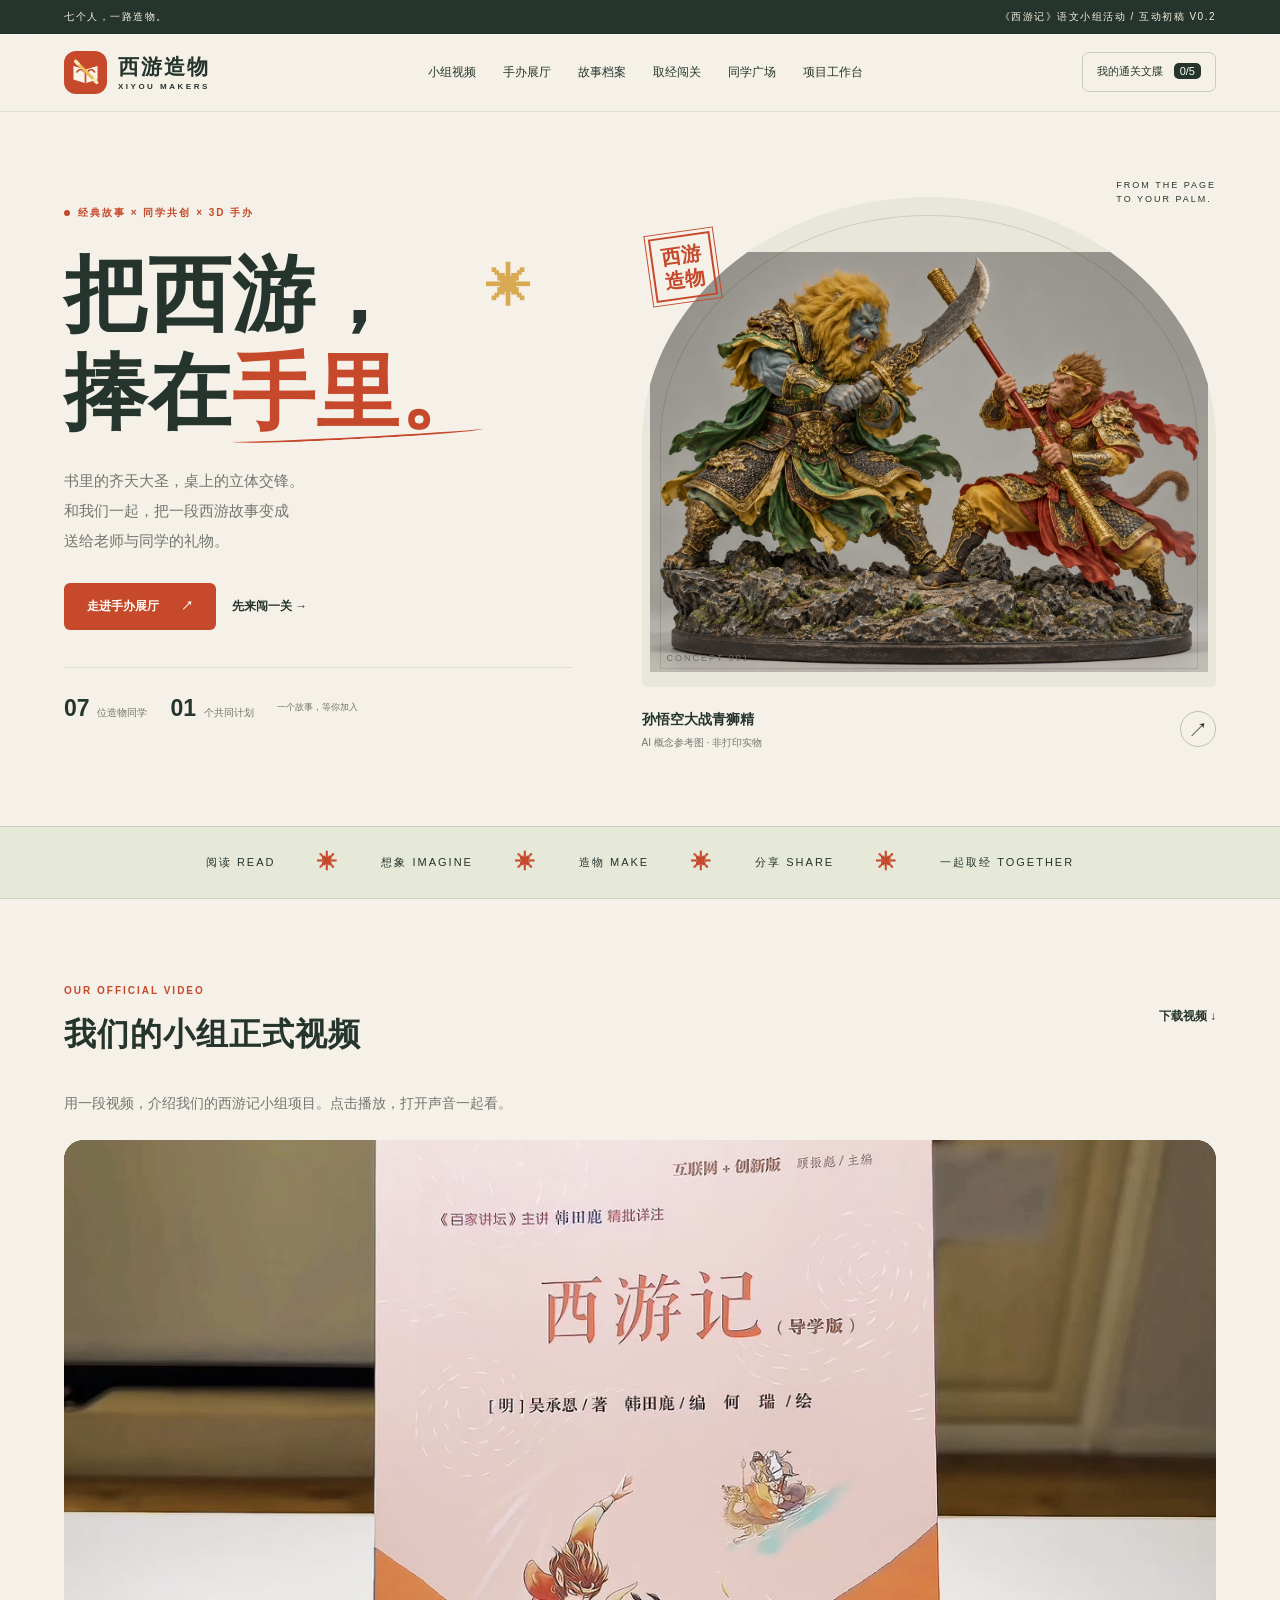
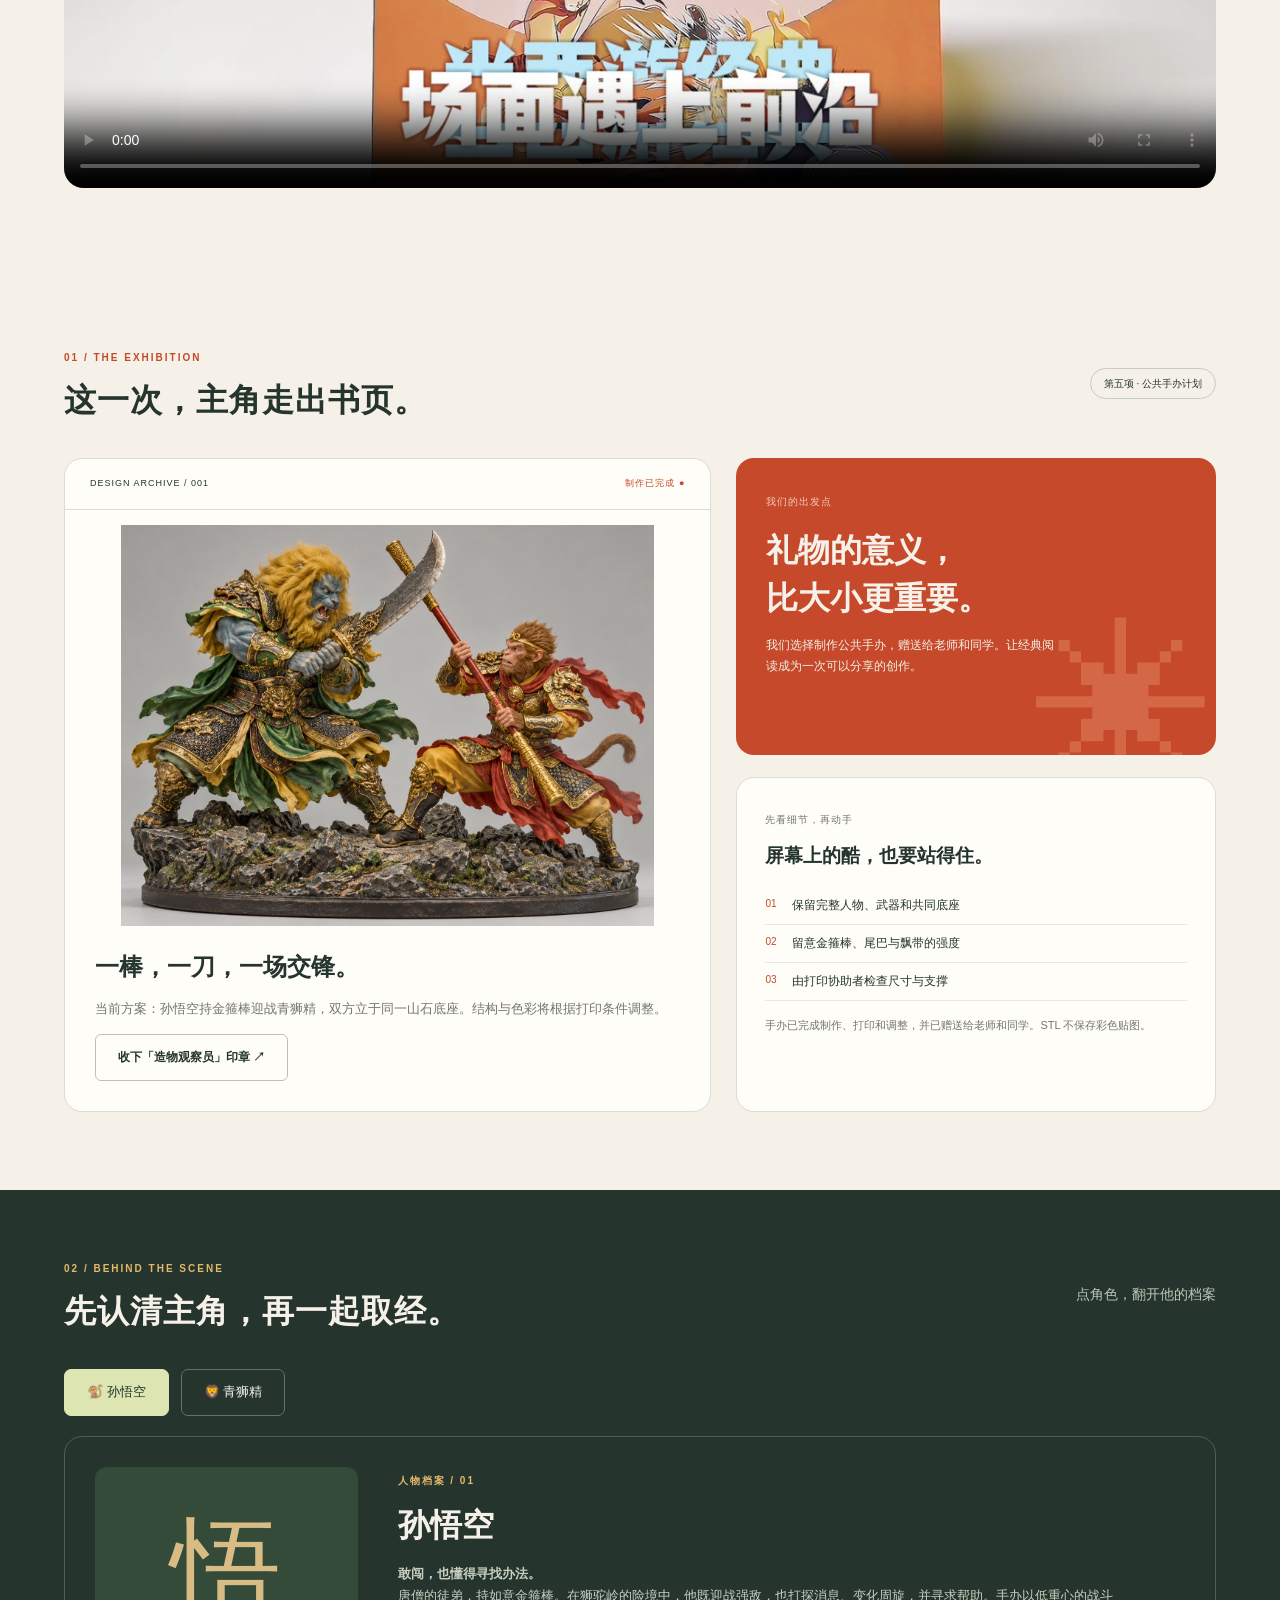
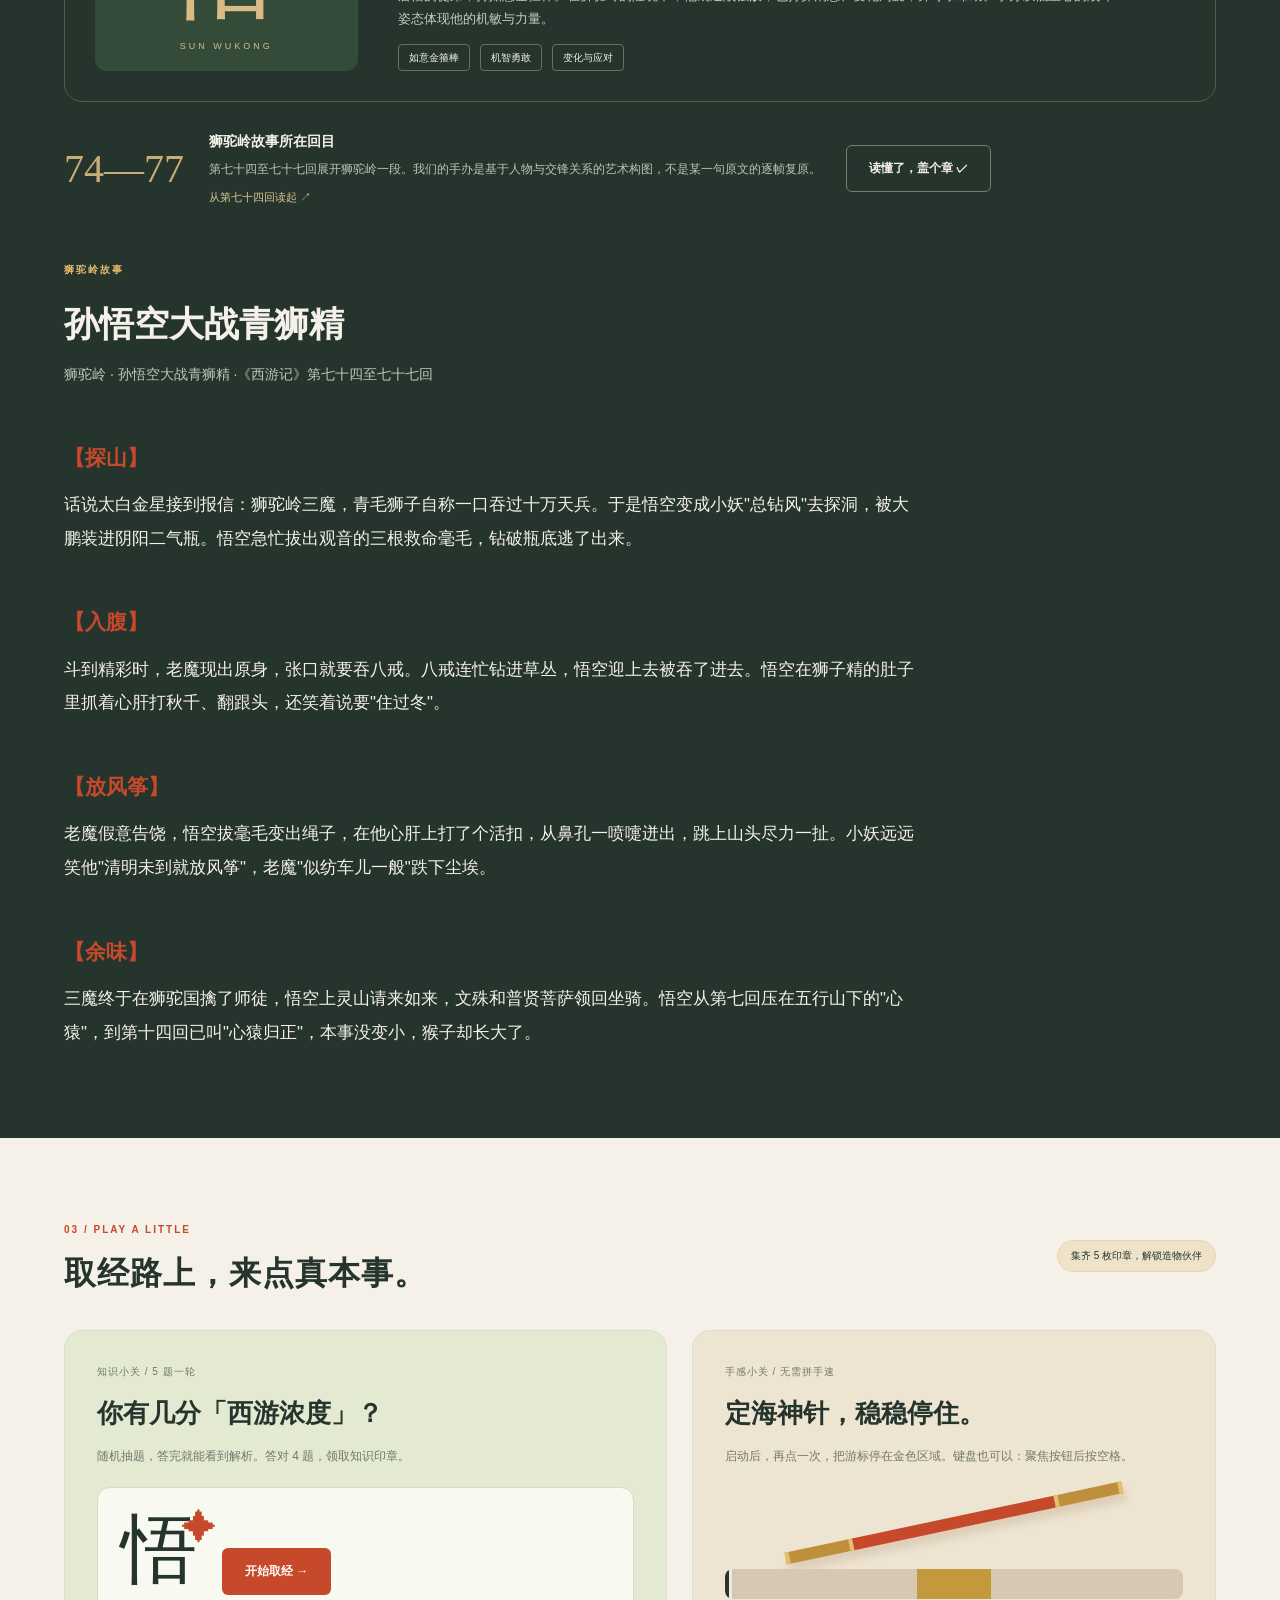
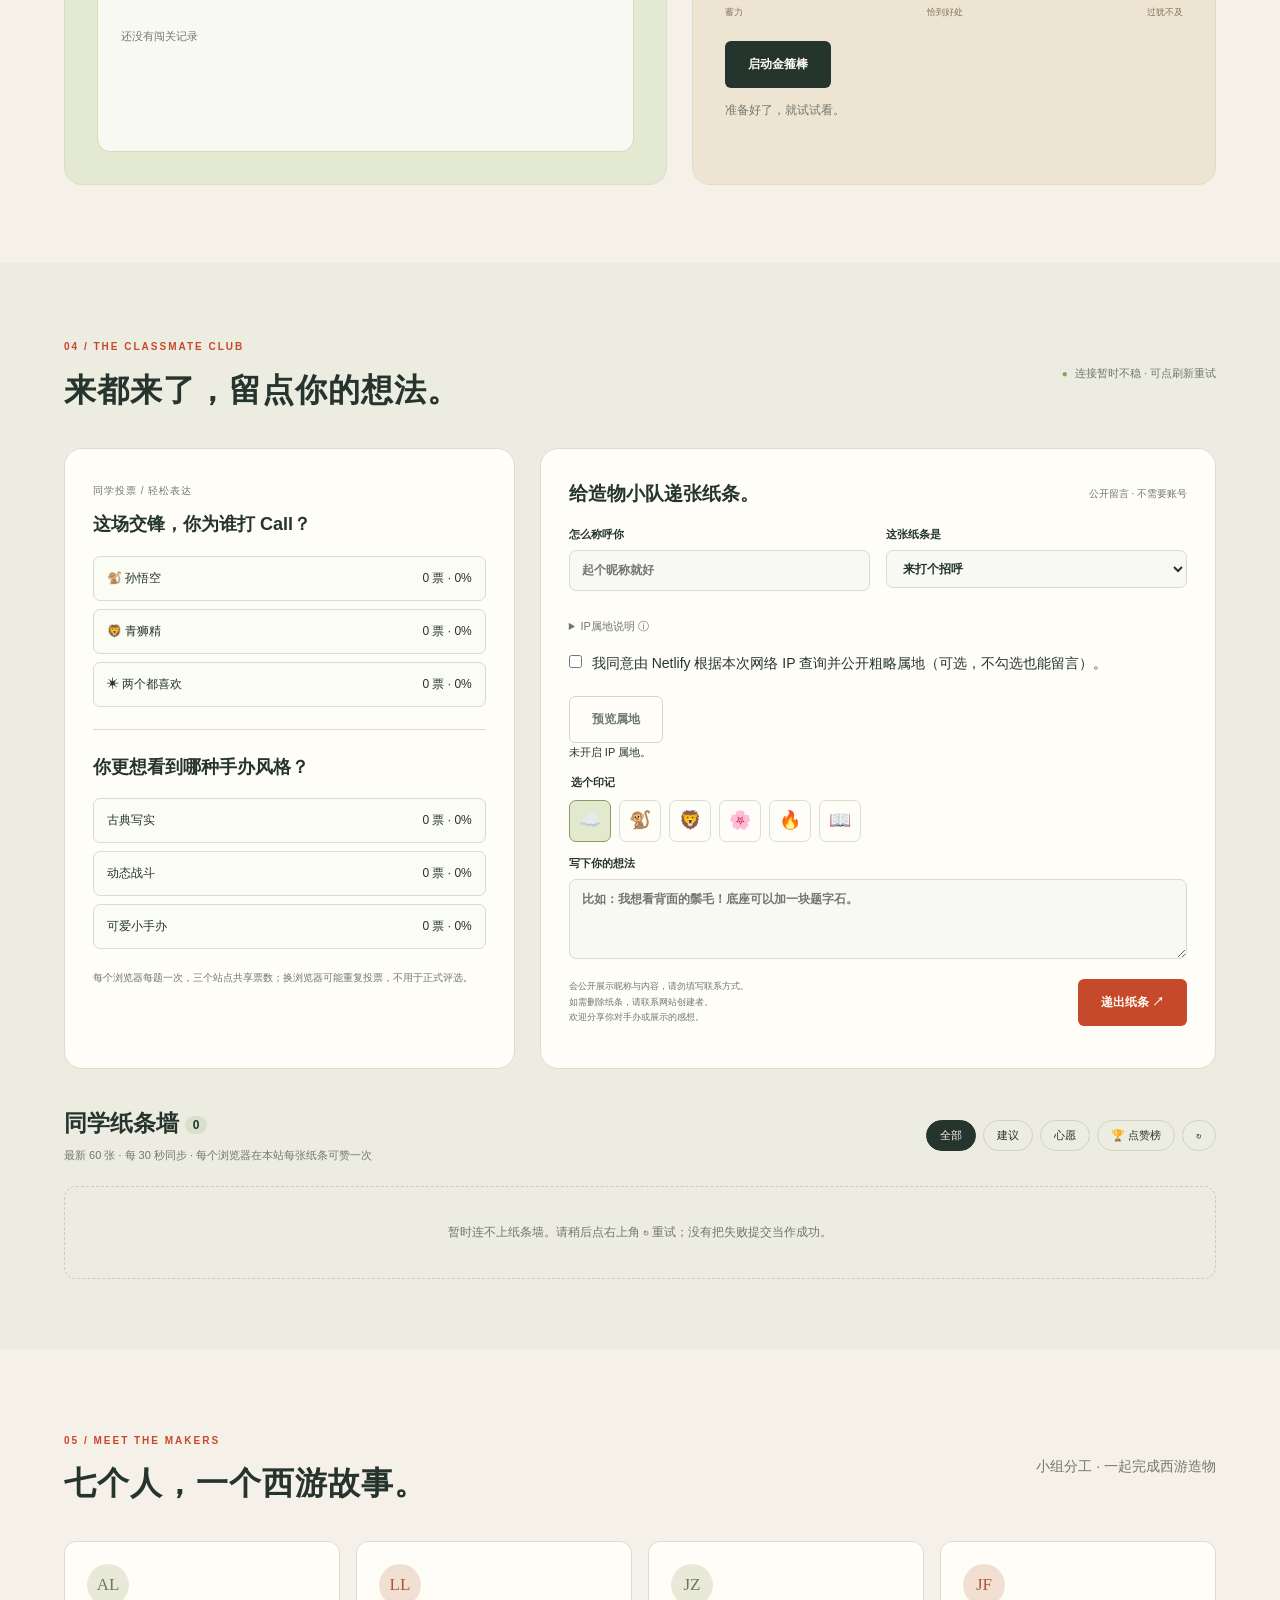
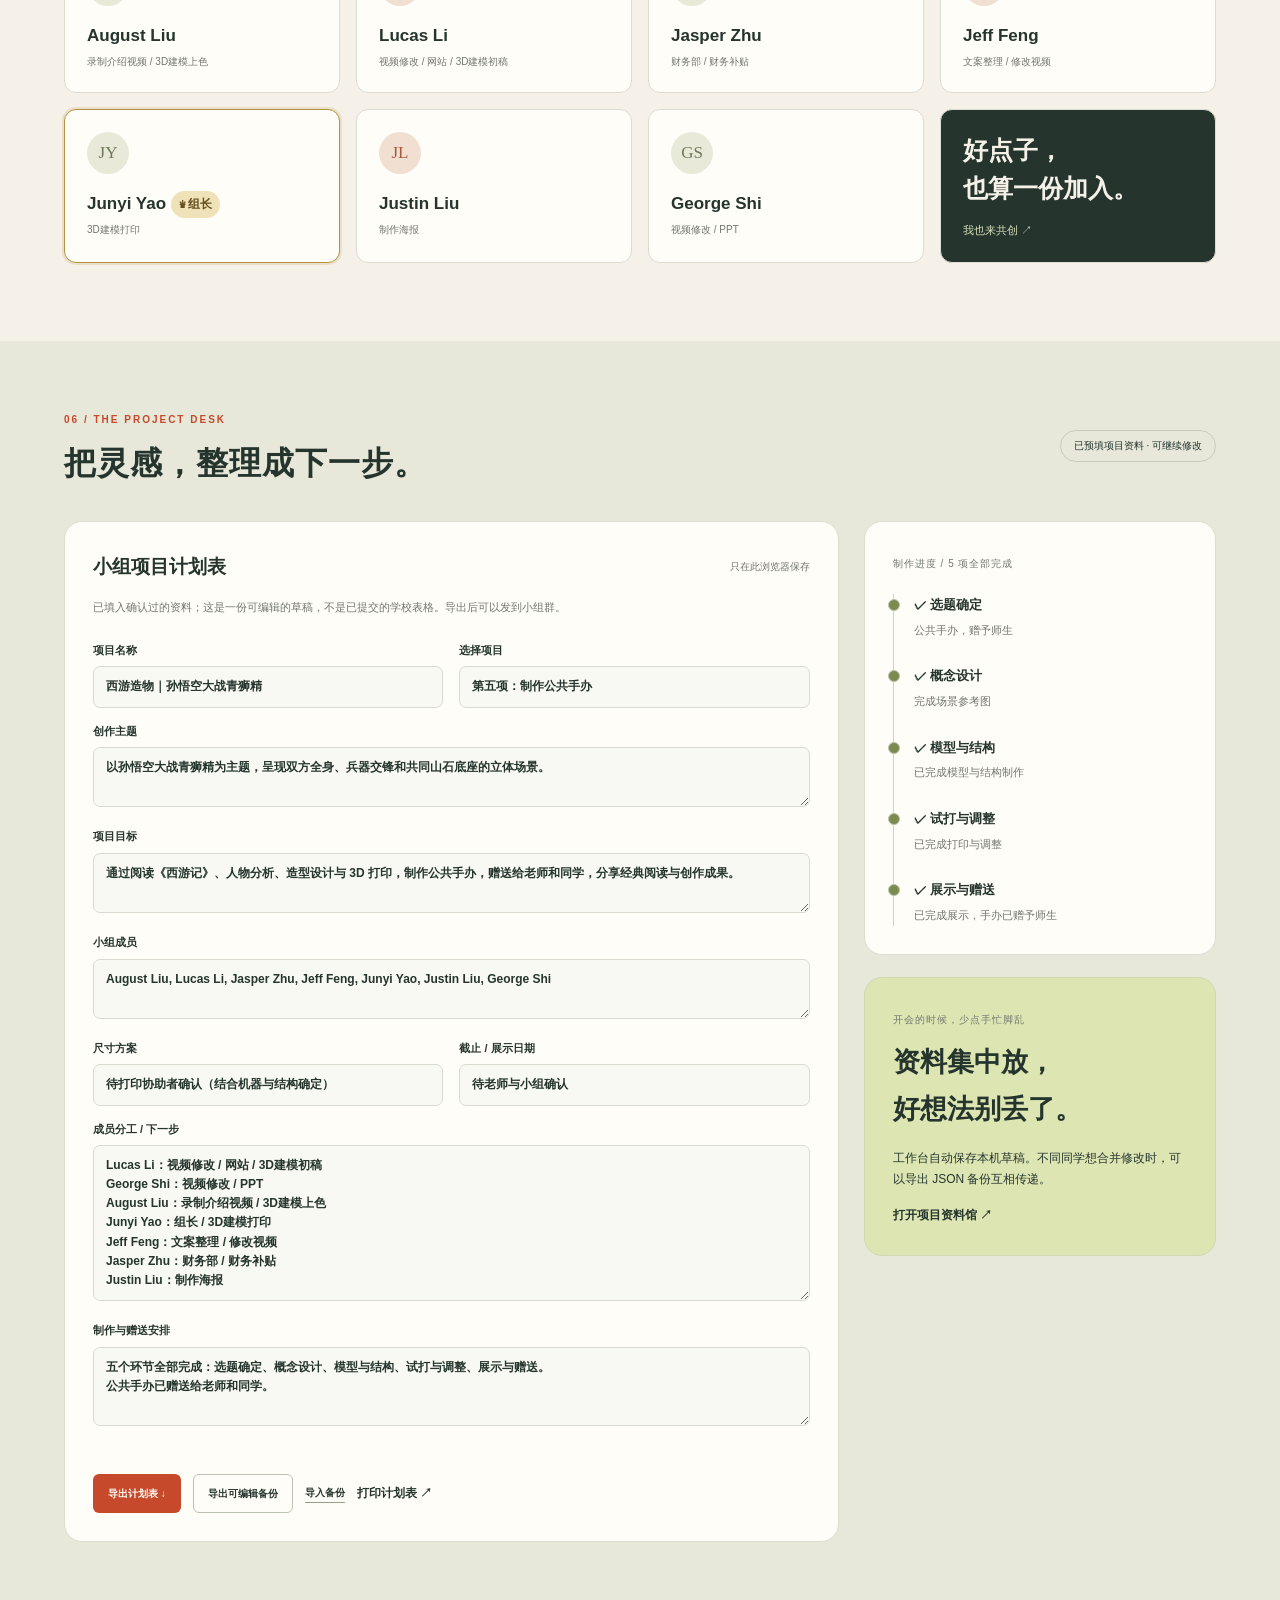
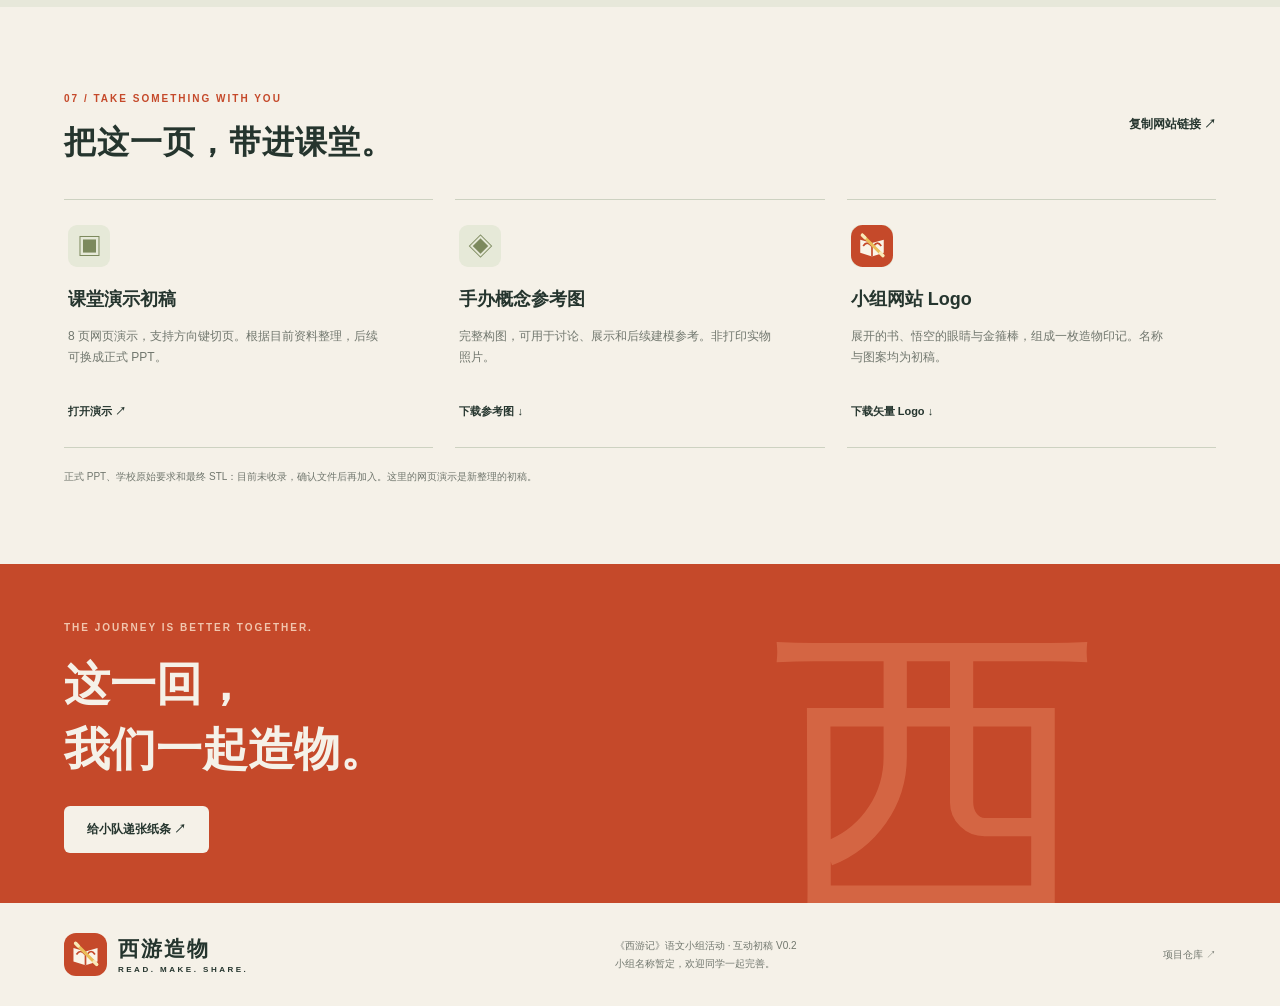
<file: index.html>
<!doctype html><html lang="zh-CN"><head><meta charset="utf-8"><meta name="viewport" content="width=device-width,initial-scale=1"><meta name="theme-color" content="#f5f1e8"><meta name="description" content="西游造物：七位同学的西游记公共手办计划。探索孙悟空大战青狮精，闯关集章、参与投票、留言共创。"><title>西游造物 — 把西游，捧在手里</title><link rel="icon" href="assets/logo.svg" type="image/svg+xml"><link rel="stylesheet" href="style.css"><script src="app.js?v=region-label" defer></script></head><body>
<a class="skip" href="#main">跳到主要内容</a><div class="topline">七个人，一路造物。 <span>《西游记》语文小组活动 / 互动初稿 V0.2</span></div>
<header class="header"><a class="brand" href="#home"><img src="assets/logo.svg" alt="西游造物 Logo"><span>西游造物<small>XIYOU MAKERS</small></span></a><nav aria-label="主导航"><a href="#official-video">小组视频</a><a href="#exhibit">手办展厅</a><a href="#story">故事档案</a><a href="#play">取经闯关</a><a href="#square">同学广场</a><a href="#studio">项目工作台</a></nav><button class="passport-button" id="passport-open">我的通关文牒 <span id="stamp-count">0/5</span></button></header>
<main id="main"><section class="hero wrap" id="home"><div class="hero-copy"><div class="eyebrow"><span class="dot"></span> 经典故事 × 同学共创 × 3D 手办</div><h1>把西游，<br>捧在<span class="brush">手里。</span><i>✳</i></h1><p>书里的齐天大圣，桌上的立体交锋。<br>和我们一起，把一段西游故事变成<br class="desktop">送给老师与同学的礼物。</p><div class="button-row"><a class="button primary" href="#exhibit">走进手办展厅 <span>↗</span></a><a class="text-link" href="#play">先来闯一关 →</a></div><div class="hero-meta"><span><b>07</b> 位造物同学</span><span><b>01</b> 个共同计划</span><span class="meta-note">一个故事，等你加入</span></div></div><div class="hero-art"><div class="orbit-label">FROM THE PAGE<br>TO YOUR PALM.</div><div class="art-frame"><img src="assets/battle.jpg" alt="孙悟空与金色鬃毛、青灰狮脸的青狮精在山石底座上交战的 AI 手办概念图" fetchpriority="high"><span class="image-tag">CONCEPT 001</span></div><div class="seal">西游<br>造物</div><div class="art-caption"><span><b>孙悟空大战青狮精</b><small>AI 概念参考图 · 非打印实物</small></span><button class="round-button" id="image-open" aria-label="放大手办概念图">↗</button></div></div></section>
<div class="ticker" aria-hidden="true"><span>阅读 READ</span><b>✳</b><span>想象 IMAGINE</span><b>✳</b><span>造物 MAKE</span><b>✳</b><span>分享 SHARE</span><b>✳</b><span>一起取经 TOGETHER</span></div>
<section class="wrap section" id="official-video" aria-labelledby="official-video-title"><div class="section-title"><div><span class="eyebrow">OUR OFFICIAL VIDEO</span><h2 id="official-video-title">我们的小组正式视频</h2></div><a class="text-link" href="assets/official-video.mp4" download="西游造物-小组正式视频.mp4">下载视频 ↓</a></div><p class="muted" style="margin-bottom:24px">用一段视频，介绍我们的西游记小组项目。点击播放，打开声音一起看。</p><video controls playsinline preload="metadata" poster="assets/official-video-poster.jpg" style="display:block;width:100%;aspect-ratio:16/9;background:#18251f;border-radius:20px" aria-label="西游造物小组正式视频"><source src="assets/official-video.mp4" type="video/mp4">你的浏览器暂不支持视频播放。<a href="assets/official-video.mp4">点击打开视频</a></video></section>
<section class="wrap section" id="exhibit"><div class="section-title"><div><span class="eyebrow">01 / THE EXHIBITION</span><h2>这一次，主角走出书页。</h2></div><span class="pill">第五项 · 公共手办计划</span></div><div class="exhibit-grid"><div class="specimen"><div class="specimen-top"><span>DESIGN ARCHIVE / 001</span><span>制作已完成 ●</span></div><img src="assets/battle.jpg" loading="lazy" alt="双方持兵器交锋、共用山石底座的完整概念图"><div class="specimen-bottom"><h3>一棒，一刀，一场交锋。</h3><p>当前方案：孙悟空持金箍棒迎战青狮精，双方立于同一山石底座。结构与色彩将根据打印条件调整。</p><button class="button outline" id="view-design">收下「造物观察员」印章 ↗</button></div></div><div class="design-side"><article class="note-card orange"><span class="mini-label">我们的出发点</span><h3>礼物的意义，<br>比大小更重要。</h3><p>我们选择制作公共手办，赠送给老师和同学。让经典阅读成为一次可以分享的创作。</p><span class="note-star">✳</span></article><article class="card"><span class="mini-label">先看细节，再动手</span><h3>屏幕上的酷，也要站得住。</h3><ul class="clean-list"><li><span>01</span>保留完整人物、武器和共同底座</li><li><span>02</span>留意金箍棒、尾巴与飘带的强度</li><li><span>03</span>由打印协助者检查尺寸与支撑</li></ul><p class="muted small">手办已完成制作、打印和调整，并已赠送给老师和同学。STL 不保存彩色贴图。</p></article></div></div></section>
<section class="story-section" id="story"><div class="wrap"><div class="section-title"><div><span class="eyebrow">02 / BEHIND THE SCENE</span><h2>先认清主角，再一起取经。</h2></div><span class="muted">点角色，翻开他的档案</span></div><div class="character-tabs" role="tablist" aria-label="人物档案"><button role="tab" aria-selected="true" id="tab-wukong" aria-controls="character-panel" data-character="wukong">🐒 孙悟空</button><button role="tab" aria-selected="false" id="tab-lion" aria-controls="character-panel" data-character="lion">🦁 青狮精</button></div><div id="character-panel" class="character-panel" role="tabpanel" aria-labelledby="tab-wukong"></div><div class="chapter-strip"><span class="chapter-number">74—77</span><div><h3>狮驼岭故事所在回目</h3><p>第七十四至七十七回展开狮驼岭一段。我们的手办是基于人物与交锋关系的艺术构图，不是某一句原文的逐帧复原。</p><a href="https://zh.wikisource.org/wiki/西遊記/第074回" target="_blank" rel="noopener">从第七十四回读起 ↗</a></div><button class="button outline" id="story-stamp">读懂了，盖个章 ✓</button></div><article class="story-reading" aria-labelledby="story-reading-title" style="margin-top:48px"><span class="eyebrow">狮驼岭故事</span><h3 id="story-reading-title" style="font-size:clamp(1.5rem,4vw,2.2rem);margin:12px 0 8px">孙悟空大战青狮精</h3><p class="muted">狮驼岭 · 孙悟空大战青狮精 ·《西游记》第七十四至七十七回</p><div style="max-width:860px;margin-top:28px"><section aria-labelledby="story-part-1" style="padding:24px 0;border-top:1px solid rgba(37,58,47,.18)"><h4 id="story-part-1" style="font-size:1.3rem;margin:0 0 12px;color:var(--orange,#bd492c)">【探山】</h4><p style="font-size:1.05rem;line-height:2;margin:0;overflow-wrap:anywhere">话说太白金星接到报信：狮驼岭三魔，青毛狮子自称一口吞过十万天兵。于是悟空变成小妖"总钻风"去探洞，被大鹏装进阴阳二气瓶。悟空急忙拔出观音的三根救命毫毛，钻破瓶底逃了出来。</p></section><section aria-labelledby="story-part-2" style="padding:24px 0;border-top:1px solid rgba(37,58,47,.18)"><h4 id="story-part-2" style="font-size:1.3rem;margin:0 0 12px;color:var(--orange,#bd492c)">【入腹】</h4><p style="font-size:1.05rem;line-height:2;margin:0;overflow-wrap:anywhere">斗到精彩时，老魔现出原身，张口就要吞八戒。八戒连忙钻进草丛，悟空迎上去被吞了进去。悟空在狮子精的肚子里抓着心肝打秋千、翻跟头，还笑着说要"住过冬"。</p></section><section aria-labelledby="story-part-3" style="padding:24px 0;border-top:1px solid rgba(37,58,47,.18)"><h4 id="story-part-3" style="font-size:1.3rem;margin:0 0 12px;color:var(--orange,#bd492c)">【放风筝】</h4><p style="font-size:1.05rem;line-height:2;margin:0;overflow-wrap:anywhere">老魔假意告饶，悟空拔毫毛变出绳子，在他心肝上打了个活扣，从鼻孔一喷嚏迸出，跳上山头尽力一扯。小妖远远笑他"清明未到就放风筝"，老魔"似纺车儿一般"跌下尘埃。</p></section><section aria-labelledby="story-part-4" style="padding:24px 0;border-top:1px solid rgba(37,58,47,.18)"><h4 id="story-part-4" style="font-size:1.3rem;margin:0 0 12px;color:var(--orange,#bd492c)">【余味】</h4><p style="font-size:1.05rem;line-height:2;margin:0;overflow-wrap:anywhere">三魔终于在狮驼国擒了师徒，悟空上灵山请来如来，文殊和普贤菩萨领回坐骑。悟空从第七回压在五行山下的"心猿"，到第十四回已叫"心猿归正"，本事没变小，猴子却长大了。</p></section></div></article></div></section>
<section class="wrap section" id="play"><div class="section-title"><div><span class="eyebrow">03 / PLAY A LITTLE</span><h2>取经路上，来点真本事。</h2></div><span class="pill gold">集齐 5 枚印章，解锁造物伙伴</span></div><div class="play-grid"><article class="quiz-card"><div class="mini-label">知识小关 / 5 题一轮</div><h3>你有几分「西游浓度」？</h3><p>随机抽题，答完就能看到解析。答对 4 题，领取知识印章。</p><div class="quiz-box" id="quiz-box"><div class="quiz-illustration">悟<span>✦</span></div><button class="button primary" id="quiz-start">开始取经 →</button><small id="quiz-best">还没有闯关记录</small></div></article><article class="timing-card"><div class="mini-label">手感小关 / 无需拼手速</div><h3>定海神针，稳稳停住。</h3><p>启动后，再点一次，把游标停在金色区域。键盘也可以：聚焦按钮后按空格。</p><div class="staff-art" aria-hidden="true"><i></i><b></b><i></i></div><div class="meter" id="meter"><span class="target-zone"></span><span class="needle" id="needle"></span></div><div class="meter-labels"><span>蓄力</span><span>恰到好处</span><span>过犹不及</span></div><button class="button dark" id="timing-start">启动金箍棒</button><p id="timing-result" class="game-result" role="status">准备好了，就试试看。</p></article></div></section>
<section class="square-section" id="square"><div class="wrap"><div class="section-title"><div><span class="eyebrow">04 / THE CLASSMATE CLUB</span><h2>来都来了，留点你的想法。</h2></div><span class="live-status" id="connection-status">正在连接同学广场…</span></div><div class="square-grid"><div class="poll-card card"><span class="mini-label">同学投票 / 轻松表达</span><h3>这场交锋，你为谁打 Call？</h3><div class="poll-options" id="favorite-poll"></div><div class="poll-divider"></div><h3>你更想看到哪种手办风格？</h3><div class="poll-options" id="style-poll"></div><p class="muted small">每个浏览器每题一次，三个站点共享票数；换浏览器可能重复投票，不用于正式评选。</p><p id="poll-status" role="status"></p></div><div class="message-card card"><div class="message-heading"><h3>给造物小队递张纸条。</h3><span>公开留言 · 不需要账号</span></div><form id="message-form"><div class="form-row"><label>怎么称呼你<input id="nickname" name="nickname" required maxlength="24" placeholder="起个昵称就好" autocomplete="nickname"></label><label>这张纸条是<select id="message-kind" name="kind"><option value="message">来打个招呼</option><option value="suggestion">手办改进建议</option><option value="wish">赠送 / 展示心愿</option></select></label></div><details class="small muted" style="margin:12px 0"><summary style="cursor:pointer">IP属地说明 ⓘ</summary><p>仅在你主动勾选同意并点击预览或提交留言后，浏览器才会向本站的 Netlify 属地接口查询。Netlify 根据本次连接的 IP 返回粗略国家／省市。本站只保存并公开粗略属地，不保存原始 IP、经纬度或详细地址，也不调用手机或 GPS 定位。IP 不保证准确到区县，VPN 可能显示出口所在地；查询失败或未同意时显示“属地未知”。部分历史纸条显示的地区是预设或手动填写的，未经 IP 查询。</p></details><label style="display:flex;align-items:flex-start;gap:10px;margin:14px 0;font-size:.875rem;font-weight:400"><input type="checkbox" id="location-consent" style="width:auto;flex:none;margin-top:4px"><span>我同意由 Netlify 根据本次网络 IP 查询并公开粗略属地（可选，不勾选也能留言）。</span></label><div class="small"><button type="button" class="button outline" id="location-preview" disabled>预览属地</button><p id="location-status" role="status">未开启 IP 属地。</p></div><fieldset class="badge-choice"><legend>选个印记</legend><label><input type="radio" name="badge" value="☁️" checked><span>☁️</span></label><label><input type="radio" name="badge" value="🐒"><span>🐒</span></label><label><input type="radio" name="badge" value="🦁"><span>🦁</span></label><label><input type="radio" name="badge" value="🌸"><span>🌸</span></label><label><input type="radio" name="badge" value="🔥"><span>🔥</span></label><label><input type="radio" name="badge" value="📖"><span>📖</span></label></fieldset><label>写下你的想法<textarea id="message-content" name="content" required minlength="2" maxlength="500" rows="3" placeholder="比如：我想看背面的鬃毛！底座可以加一块题字石。"></textarea></label><div class="form-footer"><small>会公开展示昵称与内容，请勿填写联系方式。<br>如需删除纸条，请联系网站创建者。<br>欢迎分享你对手办或展示的感想。</small><button class="button primary" type="submit">递出纸条 ↗</button></div><p id="message-status" role="status"></p></form></div></div><div class="wall-heading"><div><h3>同学纸条墙 <span id="message-count">0</span></h3><p class="muted small">最新 60 张 · 每 30 秒同步 · 每个浏览器在本站每张纸条可赞一次</p></div><div class="filter-group" role="group" aria-label="留言筛选"><button class="selected" data-filter="all">全部</button><button data-filter="suggestion">建议</button><button data-filter="wish">心愿</button><button data-filter="rank" title="最近 60 张纸条按赞数排名，同票并列">🏆 点赞榜</button><button id="refresh-wall" aria-label="刷新留言">↻</button></div></div><div id="message-wall" class="message-wall" aria-live="polite"><div class="empty-state">云正在送信，稍等片刻…</div></div></div></section>
<section class="wrap section" id="team"><div class="section-title"><div><span class="eyebrow">05 / MEET THE MAKERS</span><h2>七个人，一个西游故事。</h2></div><span class="muted">小组分工 · 一起完成西游造物</span></div><div class="team-grid" id="team-grid"></div></section>
<section class="studio-section" id="studio"><div class="wrap"><div class="section-title"><div><span class="eyebrow">06 / THE PROJECT DESK</span><h2>把灵感，整理成下一步。</h2></div><span class="pill">已预填项目资料 · 可继续修改</span></div><div class="studio-grid"><article class="card project-form-card"><div class="message-heading"><h3>小组项目计划表</h3><span id="save-state">只在此浏览器保存</span></div><p class="muted small">已填入确认过的资料；这是一份可编辑的草稿，不是已提交的学校表格。导出后可以发到小组群。</p><form id="project-form"><div class="form-row"><label>项目名称<input name="title" value="西游造物｜孙悟空大战青狮精" required maxlength="100"></label><label>选择项目<input name="category" value="第五项：制作公共手办" required maxlength="100"></label></div><label>创作主题<textarea name="theme" rows="2" maxlength="1500">以孙悟空大战青狮精为主题，呈现双方全身、兵器交锋和共同山石底座的立体场景。</textarea></label><label>项目目标<textarea name="goal" rows="2" maxlength="1500">通过阅读《西游记》、人物分析、造型设计与 3D 打印，制作公共手办，赠送给老师和同学，分享经典阅读与创作成果。</textarea></label><label>小组成员<textarea name="members" rows="2" maxlength="1500">August Liu, Lucas Li, Jasper Zhu, Jeff Feng, Junyi Yao, Justin Liu, George Shi</textarea></label><div class="form-row"><label>尺寸方案<input name="size" value="待打印协助者确认（结合机器与结构确定）" maxlength="200"></label><label>截止 / 展示日期<input name="deadline" value="待老师与小组确认" maxlength="100"></label></div><label>成员分工 / 下一步<textarea name="roles" rows="7" maxlength="3000">Lucas Li：视频修改 / 网站 / 3D建模初稿
George Shi：视频修改 / PPT
August Liu：录制介绍视频 / 3D建模上色
Junyi Yao：组长 / 3D建模打印
Jeff Feng：文案整理 / 修改视频
Jasper Zhu：财务部 / 财务补贴
Justin Liu：制作海报</textarea></label><label>制作与赠送安排<textarea name="delivery" rows="3" maxlength="2000">五个环节全部完成：选题确定、概念设计、模型与结构、试打与调整、展示与赠送。
公共手办已赠送给老师和同学。</textarea></label></form><div class="button-row"><button class="button primary" id="export-plan">导出计划表 ↓</button><button class="button outline" id="export-json">导出可编辑备份</button><label class="file-button">导入备份<input type="file" id="import-plan" accept="application/json,.json"></label><button class="text-link" id="print-plan">打印计划表 ↗</button></div></article><aside class="studio-aside"><article class="card"><span class="mini-label">制作进度 / 5 项全部完成</span><ol class="timeline"><li class="done"><b>✓ 选题确定</b><span>公共手办，赠予师生</span></li><li class="done"><b>✓ 概念设计</b><span>完成场景参考图</span></li><li class="done"><b>✓ 模型与结构</b><span>已完成模型与结构制作</span></li><li class="done"><b>✓ 试打与调整</b><span>已完成打印与调整</span></li><li class="done"><b>✓ 展示与赠送</b><span>已完成展示，手办已赠予师生</span></li></ol></article><article class="card lime"><span class="mini-label">开会的时候，少点手忙脚乱</span><h3>资料集中放，<br>好想法别丢了。</h3><p>工作台自动保存本机草稿。不同同学想合并修改时，可以导出 JSON 备份互相传递。</p><a class="text-link" href="#resources">打开项目资料馆 ↗</a></article></aside></div></div></section>
<section class="wrap section" id="resources"><div class="section-title"><div><span class="eyebrow">07 / TAKE SOMETHING WITH YOU</span><h2>把这一页，带进课堂。</h2></div><button class="text-link" id="share-link">复制网站链接 ↗</button></div><div class="resource-grid"><a class="resource-card" href="presentation.html" target="_blank" rel="noopener"><span class="resource-icon">▣</span><h3>课堂演示初稿</h3><p>8 页网页演示，支持方向键切页。根据目前资料整理，后续可换成正式 PPT。</p><b>打开演示 ↗</b></a><a class="resource-card" href="assets/battle.jpg" download="西游造物-概念参考图.jpg"><span class="resource-icon">◈</span><h3>手办概念参考图</h3><p>完整构图，可用于讨论、展示和后续建模参考。非打印实物照片。</p><b>下载参考图 ↓</b></a><a class="resource-card" href="assets/logo.svg" download="西游造物-logo.svg"><span class="resource-icon"><img src="assets/logo.svg" alt=""></span><h3>小组网站 Logo</h3><p>展开的书、悟空的眼睛与金箍棒，组成一枚造物印记。名称与图案均为初稿。</p><b>下载矢量 Logo ↓</b></a></div><p class="resource-note">正式 PPT、学校原始要求和最终 STL：目前未收录，确认文件后再加入。这里的网页演示是新整理的初稿。</p></section>
<section class="closing"><div class="wrap"><span class="eyebrow">THE JOURNEY IS BETTER TOGETHER.</span><h2>这一回，<br>我们一起造物。</h2><a class="button cream" href="#square">给小队递张纸条 ↗</a><span class="closing-mark" aria-hidden="true">西</span></div></section></main>
<footer class="wrap"><a class="brand" href="#home"><img src="assets/logo.svg" alt=""><span>西游造物<small>READ. MAKE. SHARE.</small></span></a><p>《西游记》语文小组活动 · 互动初稿 V0.2<br>小组名称暂定，欢迎同学一起完善。</p><a href="https://github.com/LucasLi1337Unknown/Journey-To-the-West-Chinese-Project" target="_blank" rel="noopener">项目仓库 ↗</a></footer>
<dialog id="image-dialog" class="image-dialog"><button class="dialog-close" aria-label="关闭概念图">×</button><img src="assets/battle.jpg" alt="手办概念图放大展示"><p>AI 概念参考 · 最终实物与颜色以打印条件为准</p></dialog>
<dialog id="passport-dialog" class="passport-dialog"><button class="dialog-close" aria-label="关闭通关文牒">×</button><span class="eyebrow">MY JOURNEY PASSPORT</span><h2>我的通关文牒</h2><p>每一小步，都是造物路上的一枚印记。</p><div id="passport-stamps"></div><div id="passport-reward"></div><small class="muted">印章保存在当前浏览器，不会上传个人闯关记录。</small></dialog>
<div id="toast" role="status" aria-live="polite"></div><noscript><p class="wrap">开启 JavaScript 后可使用人物档案、游戏、留言、投票和计划表。项目介绍与概念图仍可浏览。</p></noscript></body></html>
</file>
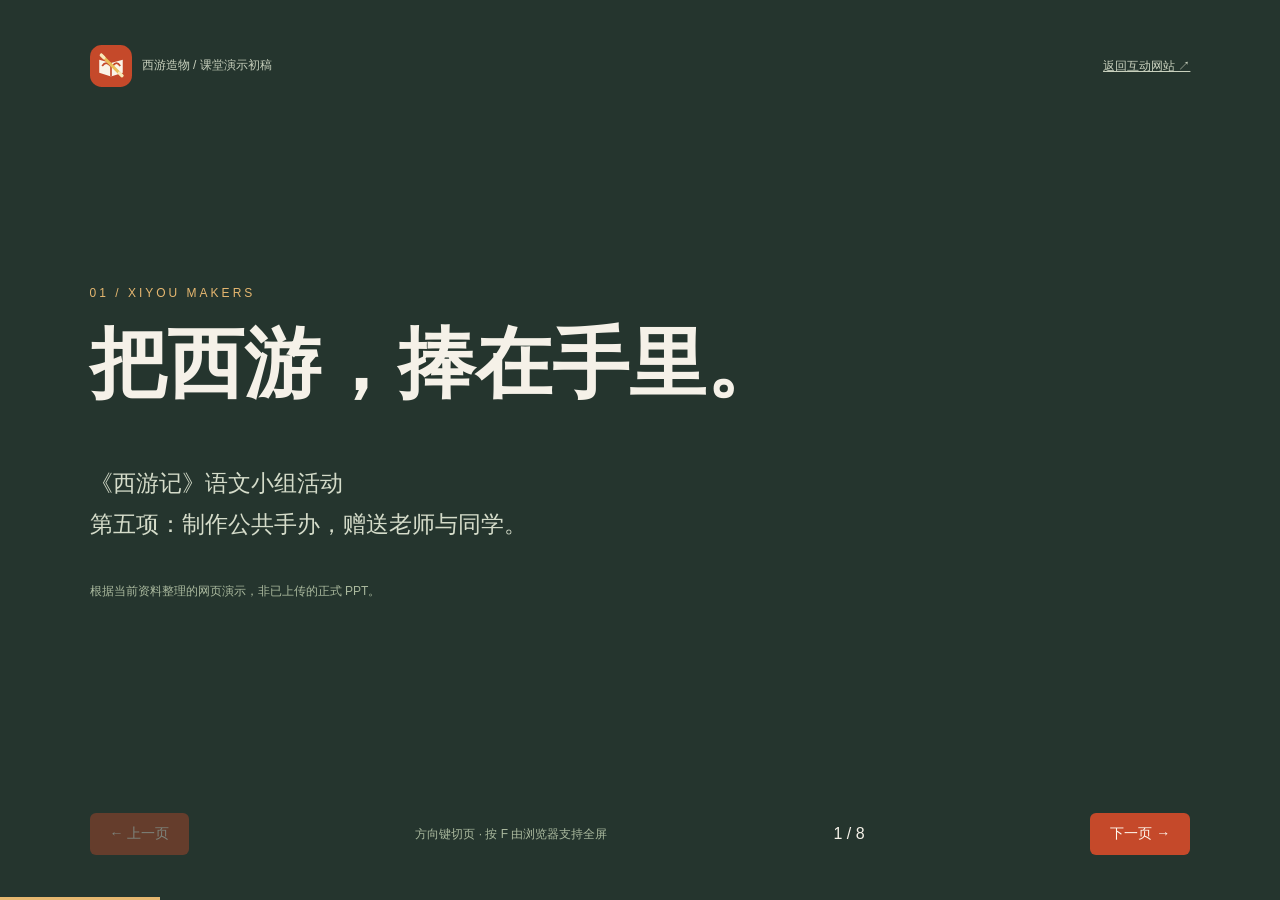
<file: presentation.html>
<!doctype html><html lang="zh-CN"><head><meta charset="utf-8"><meta name="viewport" content="width=device-width,initial-scale=1"><title>西游造物 · 课堂演示初稿</title><link rel="icon" href="assets/logo.svg"><style>*{box-sizing:border-box}body{margin:0;background:#25352e;color:#f5f1e8;font-family:'PingFang SC','Microsoft YaHei',sans-serif}.deck{min-height:100vh;padding:5vh 7vw;display:flex;flex-direction:column}header{display:flex;justify-content:space-between;align-items:center;font-size:12px;color:#c8d0bd}header img{width:42px;vertical-align:middle;margin-right:10px}a{color:inherit}#slide{flex:1;display:grid;align-content:center;padding:5vh 0}h1{font-family:serif;font-size:clamp(36px,6vw,80px);line-height:1.3;margin:15px 0 25px;max-width:950px}h2{font-family:serif;font-size:clamp(30px,4vw,60px);line-height:1.4;margin:15px 0 25px}.kicker{color:#e6b770;font-size:12px;letter-spacing:3px}p,li{font-size:clamp(15px,1.8vw,25px);line-height:1.8;max-width:980px;color:#d5dcca}ul{padding-left:25px}footer{display:flex;justify-content:space-between;align-items:center;gap:15px}button{background:#c5492a;color:#fff9ef;border:0;padding:12px 20px;border-radius:6px;cursor:pointer;font-size:14px}button:disabled{opacity:.4;cursor:default}.slide-img{width:min(650px,100%);border-radius:12px;mix-blend-mode:screen;display:block}.split{display:grid;grid-template-columns:1fr 1fr;align-items:center;gap:40px}.small{font-size:12px;color:#aab99e}.progress{height:3px;background:#526249;position:fixed;bottom:0;left:0;transition:width .3s;background:#e6b770}button:focus-visible,a:focus-visible{outline:3px solid #f0d383;outline-offset:5px}@media(max-width:750px){.split{grid-template-columns:1fr;gap:10px}.deck{padding:25px}p,li{font-size:17px}footer .small{display:none}.slide-img{max-height:35vh;object-fit:contain}}@media print{body{background:white;color:black}.deck{display:block;padding:0}header,footer,.progress{display:none}#slide{display:block}article{break-after:page}h1,h2{font-size:32px}p,li{font-size:18px;color:black}.kicker{color:#a34628}}
</style></head><body><div class="deck"><header><span><img src="assets/logo.svg" alt="西游造物 Logo">西游造物 / 课堂演示初稿</span><a href="index.html">返回互动网站 ↗</a></header><main id="slide" aria-live="polite"></main><footer><button id="prev">← 上一页</button><span class="small">方向键切页 · 按 F 由浏览器支持全屏</span><span id="counter"></span><button id="next">下一页 →</button></footer></div><div class="progress" id="progress"></div><script>
const slides=[
['01 / XIYOU MAKERS','把西游，捧在手里。','<p>《西游记》语文小组活动<br>第五项：制作公共手办，赠送老师与同学。</p><p class="small">根据当前资料整理的网页演示，非已上传的正式 PPT。</p>'],
['02 / WHY WE MAKE','从阅读，到一份礼物。','<ul><li>读懂人物关系与故事背景。</li><li>把文字里的形象转化为立体场景。</li><li>用共同创作与赠送，分享经典阅读的体验。</li></ul>'],
['03 / THE DESIGN','孙悟空大战青狮精','<div class="split"><div><p>孙悟空持金箍棒，青狮精持刀迎战。<br>双方全身，共用山石底座。</p><p class="small">AI 概念参考图，不是实物照片；最终细节取决于模型与打印条件。</p></div><img class="slide-img" src="assets/battle.jpg" alt="手办概念图"></div>'],
['04 / THE STORY','先认清青狮，再进入狮驼岭。','<ul><li>青狮精是狮驼岭三魔之一，原为文殊菩萨的坐骑。</li><li>通行百回本第七十四至七十七回展开这一段故事。</li><li>金色鬃毛来自参考造型；本项目人物名称统一为青狮精。</li></ul>'],
['05 / THE MAKING','让造型，也经得起落地。','<ul><li>概念设计与模型生成：已进行尝试。</li><li>检查兵器、尾巴、飘带等结构强度。</li><li>由打印协助者确认尺寸、材料与支撑，先试打再调整。</li></ul><p class="small">最终尺寸、费用、份数、试打结果与完成日期待确认。</p>'],
['06 / THE TEAM','七个人，一个西游故事。','<p>August Liu · Lucas Li · Jasper Zhu<br>Jeff Feng · Junyi Yao · Justin Liu · George Shi</p><p class="small">具体分工待小组共同确认。</p>'],
['07 / CO-CREATE WITH US','让同学也加入创作。','<ul><li>看人物档案，闯西游知识小关。</li><li>给喜欢的角色与风格投一票。</li><li>在纸条墙提出建议与展示心愿。</li><li>一起完善计划，再带着作品进入课堂。</li></ul>'],
['08 / THE NEXT CHAPTER','下一回，一起完成。','<p>确认模型 → 试打调整 → 完善讲解 → 展示与赠送</p><p>谢谢观看。欢迎给造物小队递一张纸条。</p><p><a href="index.html#square">打开同学广场 ↗</a></p>']
];let i=0;function render(){const s=slides[i];document.getElementById('slide').innerHTML='<span class="kicker">'+s[0]+'</span><h1>'+s[1]+'</h1>'+s[2];document.getElementById('counter').textContent=(i+1)+' / '+slides.length;document.getElementById('prev').disabled=i===0;document.getElementById('next').disabled=i===slides.length-1;document.getElementById('progress').style.width=(i+1)/slides.length*100+'%'}function go(d){i=Math.min(slides.length-1,Math.max(0,i+d));render()}document.getElementById('prev').onclick=()=>go(-1);document.getElementById('next').onclick=()=>go(1);document.addEventListener('keydown',e=>{if(e.key==='ArrowRight'||e.key===' '){e.preventDefault();go(1)}if(e.key==='ArrowLeft')go(-1);if(e.key.toLowerCase()==='f'&&document.documentElement.requestFullscreen){if(!document.fullscreenElement)document.documentElement.requestFullscreen().catch(()=>{});else document.exitFullscreen()}});render();</script></body></html>
</file>
<file: style.css>
:root{--paper:#f5f1e8;--white:#fffdf8;--ink:#25352e;--muted:#71776e;--orange:#c5492a;--gold:#d9aa54;--lime:#dde6b3;--line:#dddcd1;--radius:18px}*{box-sizing:border-box}html{scroll-behavior:smooth;scroll-padding-top:105px}body{margin:0;background:var(--paper);color:var(--ink);font-family:Inter,'PingFang SC','Microsoft YaHei',Arial,sans-serif;font-size:14px;line-height:1.75}a{color:inherit;text-decoration:none}button,input,select,textarea{font:inherit}button,a,input,select,textarea{-webkit-tap-highlight-color:transparent}button{cursor:pointer;color:inherit}button:disabled{cursor:wait;opacity:.65}button:focus-visible,a:focus-visible,input:focus-visible,textarea:focus-visible,select:focus-visible{outline:3px solid #a87026;outline-offset:4px}a,button{touch-action:manipulation}.wrap{width:min(1240px,90%);margin-inline:auto}.topline{background:var(--ink);color:#f6f0df;padding:8px 5%;font-size:10px;letter-spacing:1.5px;display:flex;justify-content:space-between}.header{position:sticky;top:0;z-index:20;background:#f5f1e8f5;backdrop-filter:blur(15px);padding:17px 5%;display:flex;align-items:center;justify-content:space-between;gap:20px;border-bottom:1px solid var(--line)}.brand{display:flex;align-items:center;gap:11px;white-space:nowrap;font-size:21px;letter-spacing:2px;font-weight:800;line-height:1.4}.brand img{width:43px;height:43px}.brand small{display:block;letter-spacing:2.5px;font-size:8px;font-weight:600}.header nav{display:flex;gap:27px;font-size:12px}.header nav a:hover{color:var(--orange)}.passport-button{border:1px solid #c6ccba;background:none;padding:9px 14px;border-radius:7px;font-size:11px;white-space:nowrap}.passport-button span{background:var(--ink);color:var(--white);border-radius:5px;padding:2px 6px;margin-left:8px}.hero{display:grid;grid-template-columns:1fr 1.13fr;gap:6%;align-items:center;padding-block:65px 75px}.eyebrow{font-size:10px;letter-spacing:2px;font-weight:700;color:var(--orange);display:inline-flex;align-items:center;gap:8px}.dot{width:6px;height:6px;border-radius:50%;background:var(--orange)}h1,h2,h3,p{margin-top:0}h1{font-family:'Songti SC','Noto Serif CJK SC',serif;font-size:clamp(54px,6.5vw,90px);font-weight:700;line-height:1.18;letter-spacing:1px;margin:22px 0 24px;position:relative}h1 .brush{color:var(--orange);position:relative}h1 .brush:after{content:'';position:absolute;bottom:0;left:0;right:0;height:6px;border-bottom:2px solid var(--orange);border-radius:50%;transform:rotate(-3deg)}h1 i{font-family:serif;color:var(--gold);font-size:45px;position:absolute;right:8%;top:16px;font-style:normal}.hero-copy>p{font-size:15px;color:var(--muted);line-height:2}.button-row{display:flex;align-items:center;flex-wrap:wrap;gap:16px;margin-top:27px}.button{border:1px solid transparent;border-radius:6px;padding:12px 22px;display:inline-flex;align-items:center;justify-content:center;gap:22px;font-weight:600;font-size:12px;transition:transform .2s,background .2s}.button:hover{transform:translateY(-2px)}.primary{background:var(--orange);color:var(--white)}.outline{background:transparent;border-color:#bbc2b2}.dark{background:var(--ink);color:var(--white)}.cream{background:var(--paper);color:var(--ink)}.text-link{font-size:12px;font-weight:600;background:none;border:0;padding:0}.text-link:hover{text-decoration:underline}.hero-meta{margin-top:37px;display:flex;gap:23px;align-items:center;border-top:1px solid var(--line);padding-top:20px;font-size:10px;color:var(--muted)}.hero-meta b{font-size:23px;color:var(--ink);margin-right:5px}.meta-note{font-size:9px}.hero-art{position:relative;padding-top:20px}.art-frame{background:#e9e6dc;border-radius:50% 50% 5px 5px;position:relative;padding:55px 8px 15px;overflow:hidden}.art-frame:before{content:'';position:absolute;inset:18px;border:1px solid #d3ccba;border-radius:50% 50% 0 0}.art-frame img{width:100%;position:relative;display:block;mix-blend-mode:multiply}.image-tag{position:absolute;bottom:20px;left:25px;letter-spacing:2px;font-size:9px;color:#6e6e5d}.orbit-label{position:absolute;right:0;top:1px;font-size:9px;letter-spacing:2px;line-height:1.6;z-index:1}.seal{position:absolute;top:58px;left:10px;border:2px solid var(--orange);outline:1px solid var(--orange);outline-offset:3px;color:var(--orange);padding:6px 9px;line-height:1.2;font-family:serif;font-weight:bold;transform:rotate(-8deg);font-size:20px}.art-caption{display:flex;align-items:center;justify-content:space-between;padding:20px 0 0}.art-caption b{font-size:14px;font-weight:600}.art-caption small{display:block;font-size:10px;color:var(--muted);margin-top:2px}.round-button{width:36px;height:36px;border:1px solid #bdc1b4;border-radius:50%;background:none;font-size:20px}.ticker{display:flex;gap:42px;justify-content:center;align-items:center;padding:18px 3%;border-block:1px solid #ced0c0;background:#e6e8d8;font-size:11px;letter-spacing:2px;overflow:hidden;white-space:nowrap}.ticker b{color:var(--orange);font-size:20px}.section{padding-block:78px}.section-title{display:flex;justify-content:space-between;align-items:center;gap:24px;margin-bottom:35px}.section-title h2{font-family:'Songti SC',serif;font-weight:700;font-size:32px;line-height:1.4;letter-spacing:1px;margin:10px 0 0}.pill{border:1px solid #c8ccbc;border-radius:30px;padding:6px 13px;white-space:nowrap;font-size:10px}.gold{background:#eee2c8;border-color:#e5d6b2}.exhibit-grid{display:grid;grid-template-columns:1.35fr 1fr;gap:25px}.specimen{background:var(--white);border:1px solid var(--line);border-radius:var(--radius);overflow:hidden}.specimen-top{display:flex;justify-content:space-between;padding:17px 25px;border-bottom:1px solid var(--line);font-size:9px;letter-spacing:1px}.specimen-top span:last-child{color:var(--orange)}.specimen>img{display:block;width:100%;mix-blend-mode:multiply;padding:15px 30px 0;aspect-ratio:1.55;object-fit:contain}.specimen-bottom{padding:20px 30px 30px}.specimen-bottom h3{font-family:serif;font-size:24px;margin-bottom:10px}.specimen-bottom p{font-size:13px;color:var(--muted)}.design-side{display:grid;gap:22px}.card{border:1px solid var(--line);border-radius:var(--radius);padding:28px;background:var(--white)}.note-card{border-radius:var(--radius);padding:30px;position:relative;overflow:hidden}.orange{background:var(--orange);color:var(--paper)}.mini-label{font-size:10px;letter-spacing:1px;color:var(--muted)}.orange .mini-label{color:#f4cfba}.note-card h3{font-family:serif;font-size:32px;line-height:1.5;margin:13px 0}.note-card p{font-size:12px;max-width:295px;position:relative;z-index:1}.note-star{position:absolute;bottom:-48px;right:0;font-size:180px;line-height:1;color:#dc7957;opacity:.65}.card h3{font-size:19px;margin:8px 0 15px}.clean-list{padding:0;list-style:none;margin:15px 0}.clean-list li{font-size:12px;padding:8px 0;display:flex;gap:15px;border-bottom:1px solid #e9e9df}.clean-list span{color:var(--orange);font-size:10px}.muted{color:var(--muted)}.small{font-size:11px}.story-section{background:var(--ink);padding-block:65px;color:var(--paper)}.story-section .eyebrow{color:#e4b96a}.story-section .muted{color:#bdc6b8}.character-tabs{display:flex;gap:12px;margin-bottom:20px}.character-tabs button{padding:11px 22px;border:1px solid #627465;border-radius:7px;background:none;color:var(--paper);font-size:13px}.character-tabs button[aria-selected=true]{background:var(--lime);color:var(--ink);border-color:var(--lime)}.character-panel{display:grid;grid-template-columns:.5fr 1.5fr;gap:40px;border:1px solid #4d6152;border-radius:var(--radius);padding:30px;min-height:245px}.character-symbol{font-family:serif;font-size:110px;display:grid;place-items:center;color:#d8bc84;background:#354b3a;border-radius:12px;position:relative;line-height:1}.character-symbol small{position:absolute;bottom:20px;font:9px Arial;letter-spacing:3px}.character-info h3{font-family:serif;font-size:32px;margin:5px 0 10px}.character-info p{font-size:13px;color:#c8cebf;max-width:720px}.char-tags{display:flex;gap:10px;flex-wrap:wrap}.char-tags span{font-size:10px;border:1px solid #65735f;border-radius:4px;padding:4px 10px}.chapter-strip{display:flex;gap:25px;align-items:center;padding-top:27px}.chapter-number{font-family:serif;font-size:40px;color:#c9ad77;white-space:nowrap}.chapter-strip h3{font-size:14px;margin:0 0 5px}.chapter-strip p{font-size:12px;color:#bbc5b5;margin:0 0 4px}.chapter-strip a{font-size:11px;color:#dfc591}.chapter-strip .button{flex-shrink:0;color:var(--paper);border-color:#75816d}.play-grid{display:grid;grid-template-columns:1.15fr 1fr;gap:25px}.quiz-card,.timing-card{border-radius:var(--radius);padding:32px;border:1px solid var(--line)}.quiz-card{background:#e4e9d1}.quiz-card>h3,.timing-card>h3{font-family:serif;font-size:26px;margin:10px 0}.quiz-card>p,.timing-card>p{font-size:12px;color:var(--muted)}.quiz-box{background:#f8faf1;border:1px solid #d5dcc2;border-radius:13px;padding:23px;margin-top:20px;min-height:265px}.quiz-illustration{font-family:serif;font-size:76px;line-height:1;display:inline-block;margin:0 25px 25px 0;position:relative}.quiz-illustration span{color:var(--orange);font-size:35px;position:absolute;right:-20px;top:0}.quiz-box small{display:block;margin-top:15px;font-size:11px;color:var(--muted)}.quiz-progress{font-size:11px;color:var(--orange);margin-bottom:8px}.quiz-question{font-size:17px;font-weight:600;line-height:1.6}.answers{display:grid;grid-template-columns:1fr 1fr;gap:9px;margin-top:16px}.answer{border:1px solid #cbd3b9;background:#fffef8;padding:10px 12px;text-align:left;border-radius:7px;font-size:12px}.answer.correct{background:#dbe7b7;border-color:#698544}.answer.wrong{background:#f2d5c8;border-color:#bb674f}.answer:disabled{opacity:1;cursor:default}.explanation{font-size:12px;margin:15px 0;color:#525e45}.timing-card{background:#eee4d2}.staff-art{display:flex;width:75%;height:12px;margin:50px auto 40px;transform:rotate(-12deg);box-shadow:2px 8px 8px #7d56282a}.staff-art b{flex:1;background:var(--orange)}.staff-art i{width:20%;background:#bf903b;border-inline:4px solid #e3bf70}.meter{height:30px;background:#d6c9b3;border-radius:8px;position:relative;overflow:hidden;margin-top:20px}.target-zone{position:absolute;left:42%;width:16%;height:100%;background:#c4993d}.needle{position:absolute;top:0;bottom:0;width:4px;background:var(--ink);left:0;box-shadow:0 0 0 3px #ffffff9c}.meter-labels{display:flex;justify-content:space-between;font-size:9px;color:#83735c;margin:6px 0 20px}.game-result{min-height:24px;margin-top:12px}.square-section{background:#edece1;padding-block:70px}.live-status{font-size:11px;color:var(--muted)}.live-status:before{content:'●';color:#8ca058;font-size:10px;margin-right:7px}.square-grid{display:grid;grid-template-columns:.8fr 1.2fr;gap:25px}.poll-card h3{font-size:18px}.poll-options{display:grid;gap:8px}.poll-option{position:relative;overflow:hidden;display:flex;justify-content:space-between;border:1px solid #d7dccd;border-radius:7px;background:#fbfcf4;text-align:left;padding:11px 13px;font-size:12px}.poll-option:disabled{opacity:1;cursor:default}.poll-option .bar{position:absolute;inset:0 auto 0 0;background:#e2e9c9;z-index:0}.poll-option>span:not(.bar){position:relative;z-index:1}.poll-option.chosen{border-color:#7b914f}.poll-divider{height:1px;background:var(--line);margin:22px 0}.poll-card .small{margin:20px 0 0;font-size:10px}.message-heading{display:flex;justify-content:space-between;align-items:center;gap:15px;margin-bottom:15px}.message-heading h3{font-size:19px;margin:0}.message-heading>span{font-size:10px;color:var(--muted)}label{display:block;font-size:11px;font-weight:600}input,select,textarea{width:100%;border:1px solid #d8dcd0;border-radius:7px;background:#f8f9f2;color:var(--ink);padding:10px 12px;margin:6px 0 14px;outline-offset:2px;font-size:12px;line-height:1.6}textarea{resize:vertical}.form-row{display:grid;grid-template-columns:1fr 1fr;gap:16px}.badge-choice{border:0;padding:0;margin:0 0 12px;display:flex;gap:8px}.badge-choice legend{font-size:11px;margin-bottom:8px;font-weight:600}.badge-choice label{cursor:pointer}.badge-choice input{position:absolute;width:1px;height:1px;opacity:0;margin:0}.badge-choice span{border:1px solid #dadfd0;border-radius:7px;padding:4px 9px;font-size:18px;display:block}.badge-choice input:checked+span{background:#e3e9cd;border-color:#8b9b64}.badge-choice input:focus-visible+span{outline:3px solid var(--gold)}.form-footer{display:flex;gap:20px;justify-content:space-between;align-items:center}.form-footer small{font-size:9px;color:var(--muted);font-weight:normal}.form-footer .button{white-space:nowrap}.wall-heading{display:flex;justify-content:space-between;align-items:center;margin:35px 0 18px}.wall-heading h3{font-family:serif;font-size:23px;margin:0}.wall-heading h3 span{font-family:Arial;font-size:12px;padding:2px 8px;background:#d9dfc9;border-radius:15px;vertical-align:middle}.wall-heading p{margin:2px 0}.filter-group{display:flex;gap:7px}.filter-group button{background:none;border:1px solid #ced3c4;border-radius:20px;font-size:11px;padding:5px 13px}.filter-group .selected{background:var(--ink);border-color:var(--ink);color:var(--paper)}.message-wall{display:grid;grid-template-columns:repeat(3,1fr);gap:16px}.paper-note{background:var(--white);padding:20px;border:1px solid var(--line);border-radius:10px;overflow-wrap:anywhere}.paper-note>p{white-space:pre-wrap;font-size:12px;margin:15px 0}.paper-top{display:flex;align-items:center;gap:10px}.paper-top .badge{font-size:23px}.paper-top b{font-size:12px}.paper-top small{display:block;color:var(--muted);font-size:9px}.paper-date{font-size:9px;color:#8a8e80}.empty-state{grid-column:1/-1;text-align:center;border:1px dashed #c9cebc;border-radius:12px;padding:35px;color:var(--muted);font-size:12px}.team-grid{display:grid;grid-template-columns:repeat(4,1fr);gap:16px}.member-card{border:1px solid var(--line);border-radius:12px;padding:22px;background:var(--white)}.member-monogram{width:42px;height:42px;display:grid;place-items:center;background:#e8e9d9;border-radius:50%;font-family:serif;color:#6d7956;font-size:17px}.member-card:nth-child(2n) .member-monogram{background:#f1e0d1;color:#aa583d}.member-card h3{font-size:17px;margin:15px 0 2px}.member-card p{font-size:10px;color:var(--muted);margin:0}.member-card.join{background:var(--ink);color:var(--paper);display:flex;justify-content:center;flex-direction:column}.member-card.join h3{font-family:serif;font-size:25px;line-height:1.5;margin:0}.member-card.join a{font-size:11px;color:#d4deb8;margin-top:14px}.studio-section{padding-block:65px;background:#e7e8da}.studio-grid{display:grid;grid-template-columns:1.65fr .75fr;gap:25px;align-items:start}.project-form-card .button-row{gap:12px}.project-form-card .button{font-size:10px;padding:10px 14px}.project-form-card>.small{margin-bottom:24px}.file-button{cursor:pointer;font-size:10px;border-bottom:1px solid #95a184}.file-button input{display:none}.studio-aside{display:grid;gap:22px}.timeline{list-style:none;margin:20px 0 0;padding:0 0 0 20px;border-left:1px solid #ced7bb}.timeline li{position:relative;padding:0 0 24px}.timeline li:last-child{padding-bottom:0}.timeline li:before{content:'';position:absolute;left:-26px;top:5px;width:10px;height:10px;background:#e3e5db;border-radius:50%;border:1px solid #bac2aa}.timeline li.done:before{background:#7b8b50}.timeline li.current:before{background:var(--orange);border-color:var(--orange)}.timeline b{display:block;font-size:13px}.timeline span{font-size:11px;color:var(--muted)}.lime{background:var(--lime);border-color:#d1d8af}.lime h3{font-family:serif;font-size:27px}.lime p{font-size:12px}.resource-grid{display:grid;grid-template-columns:repeat(3,1fr);gap:22px}.resource-card{border-block:1px solid #cdd2c1;padding:25px 4px;transition:background .2s}.resource-card:hover{background:#eaeedd}.resource-icon{display:grid;width:42px;height:42px;place-items:center;background:#e6e9d8;color:#7c895d;border-radius:9px;font-size:25px;margin-bottom:17px}.resource-icon img{width:42px;height:42px}.resource-card h3{font-size:18px;margin-bottom:10px}.resource-card p{font-size:12px;color:var(--muted);max-width:320px;min-height:60px}.resource-card b{font-size:11px}.resource-note{font-size:10px;color:var(--muted);margin:20px 0 0}.closing{background:var(--orange);color:var(--paper);overflow:hidden}.closing .wrap{position:relative;padding-block:50px}.closing .eyebrow{color:#f1c6ae;position:relative;z-index:1}.closing h2{font-family:serif;font-size:46px;line-height:1.4;margin:15px 0 24px;position:relative;z-index:1}.closing-mark{position:absolute;right:10%;top:-70px;font-family:serif;font-size:330px;color:#df7955;opacity:.6}.closing .button{position:relative;z-index:1}footer{display:flex;align-items:center;justify-content:space-between;padding-block:30px;gap:20px}footer p,footer>a:last-child{font-size:10px;color:var(--muted)}footer p{margin:0}dialog{border:0;border-radius:16px;background:var(--paper);color:var(--ink);padding:30px;max-width:94vw;max-height:90vh;overflow:auto;box-shadow:0 20px 100px #0005}dialog::backdrop{background:#14271cd9;backdrop-filter:blur(5px)}.dialog-close{float:right;width:33px;height:33px;border:1px solid #bfc7b3;border-radius:50%;background:none;font-size:23px;margin:0 0 10px 15px}.image-dialog{width:1000px}.image-dialog img{width:100%;display:block;mix-blend-mode:multiply}.image-dialog p{font-size:11px;text-align:center;margin-bottom:0}.passport-dialog{width:600px}.passport-dialog h2{font-family:serif;font-size:33px;margin:15px 0}.passport-dialog>p{font-size:12px;color:var(--muted)}#passport-stamps{display:grid;grid-template-columns:repeat(3,1fr);gap:12px;margin:25px 0}.stamp{border:1px dashed #c4cbb5;border-radius:12px;text-align:center;padding:17px 8px;color:#929984;font-size:11px}.stamp b{display:block;font-size:25px}.stamp.collected{border:2px solid var(--orange);color:var(--orange);background:#f5e3d3;transform:rotate(-3deg)}#passport-reward{margin-bottom:20px;font-size:13px}#toast{position:fixed;bottom:25px;left:50%;transform:translate(-50%,25px);background:var(--ink);color:var(--white);padding:12px 24px;border-radius:10px;z-index:100;font-size:12px;box-shadow:0 5px 25px #0003;opacity:0;pointer-events:none;transition:.25s;max-width:90vw;text-align:center}#toast.show{opacity:1;transform:translate(-50%,0)}.skip{position:fixed;top:-60px;left:10px;background:var(--ink);color:var(--white);z-index:200;padding:10px}.skip:focus{top:5px}@media(max-width:1050px){.header nav{gap:15px}.hero{gap:3%}h1{font-size:70px}.meta-note{display:none}.header nav a:last-child{display:none}.chapter-strip{flex-wrap:wrap}.team-grid{grid-template-columns:repeat(4,1fr)}.studio-grid{grid-template-columns:1.6fr 1fr}.message-heading{align-items:start;flex-direction:column;gap:5px}.square-grid{grid-template-columns:1fr 1.3fr}}@media(max-width:760px){html{scroll-padding-top:125px}.wrap{width:90%}.topline{font-size:9px;letter-spacing:0}.topline span{font-size:8px}.header{padding:12px 5%;flex-wrap:wrap;gap:10px}.header .brand{font-size:18px}.brand img{width:36px;height:36px}.header nav{order:3;width:100%;justify-content:space-between;font-size:11px;gap:5px}.header nav a:last-child{display:block}.passport-button{font-size:9px;padding:8px}.hero{grid-template-columns:1fr;padding-block:35px 40px}.hero h1{font-size:70px;max-width:370px}.hero h1 i{right:25px}.hero-copy>p{font-size:14px}.hero-meta{margin-top:25px}.hero-art{max-width:520px;margin:auto;padding-top:25px;width:100%}.art-frame{padding-top:35px}.orbit-label{top:10px;font-size:8px}.seal{top:48px}.ticker{gap:20px;justify-content:flex-start;font-size:9px;padding:12px 5%}.ticker b{font-size:15px}.section{padding-block:48px}.section-title{margin-bottom:25px;align-items:start;flex-direction:column;gap:12px}.section-title h2{font-size:27px}.eyebrow{font-size:9px;letter-spacing:1.5px}.exhibit-grid,.play-grid,.square-grid,.studio-grid{grid-template-columns:1fr}.specimen-bottom{padding:20px}.specimen-top{padding:15px 18px;font-size:8px}.specimen>img{padding:10px 15px 0}.design-side{grid-template-columns:1fr}.note-card{padding:25px}.note-card h3{font-size:29px}.card{padding:22px}.story-section,.square-section,.studio-section{padding-block:45px}.character-panel{padding:20px;grid-template-columns:1fr;gap:20px}.character-symbol{font-size:65px;height:130px}.character-symbol small{bottom:12px}.character-info h3{font-size:28px}.chapter-number{font-size:30px}.chapter-strip{gap:12px}.chapter-strip .button{margin-top:5px}.quiz-card,.timing-card{padding:23px}.quiz-card>h3,.timing-card>h3{font-size:24px}.quiz-box{padding:18px}.answers{grid-template-columns:1fr 1fr}.message-heading{flex-direction:row;align-items:center}.message-heading>span{font-size:9px}.message-heading h3{font-size:17px}.form-footer{gap:10px}.form-footer small{font-size:8px}.form-footer .button{padding:10px 15px;font-size:11px}.message-wall{grid-template-columns:1fr}.wall-heading{align-items:start}.filter-group{gap:3px}.filter-group button{padding:5px 10px;font-size:10px}.team-grid{grid-template-columns:repeat(2,1fr);gap:12px}.member-card{padding:18px}.member-card h3{font-size:16px}.member-card.join h3{font-size:23px}.form-row{gap:12px}.resource-grid{grid-template-columns:1fr;gap:5px}.resource-card{padding:22px 5px}.resource-card p{min-height:0;max-width:none}.resource-card h3{font-size:19px}.closing h2{font-size:39px}.closing-mark{right:-30px;font-size:280px;top:0}footer{flex-wrap:wrap;padding-block:25px}footer .brand{font-size:17px}footer p{font-size:9px}footer>a:last-child{width:100%}.passport-dialog{padding:22px}#passport-stamps{grid-template-columns:1fr 1fr}.desktop{display:none}}@media(prefers-reduced-motion:reduce){html{scroll-behavior:auto}*,*:before,*:after{animation:none!important;transition:none!important}}@media print{.header,.topline,.hero,.ticker,#exhibit,#story,#play,#square,#team,#resources,.closing,footer,.studio-aside,.button-row,.section-title,.project-form-card>.small,.skip,dialog,#toast{display:none!important}.studio-section{padding:0;background:white}.wrap{width:100%}.studio-grid{display:block}.card{border:0;padding:0}.message-heading span{display:none}body{background:white;color:black}.form-row{display:block}textarea,input{border:0;background:white;padding:0;margin:0 0 12px}textarea{resize:none}label{break-inside:avoid}#studio .message-heading h3{font-size:24px;margin-bottom:20px}}
</file>
